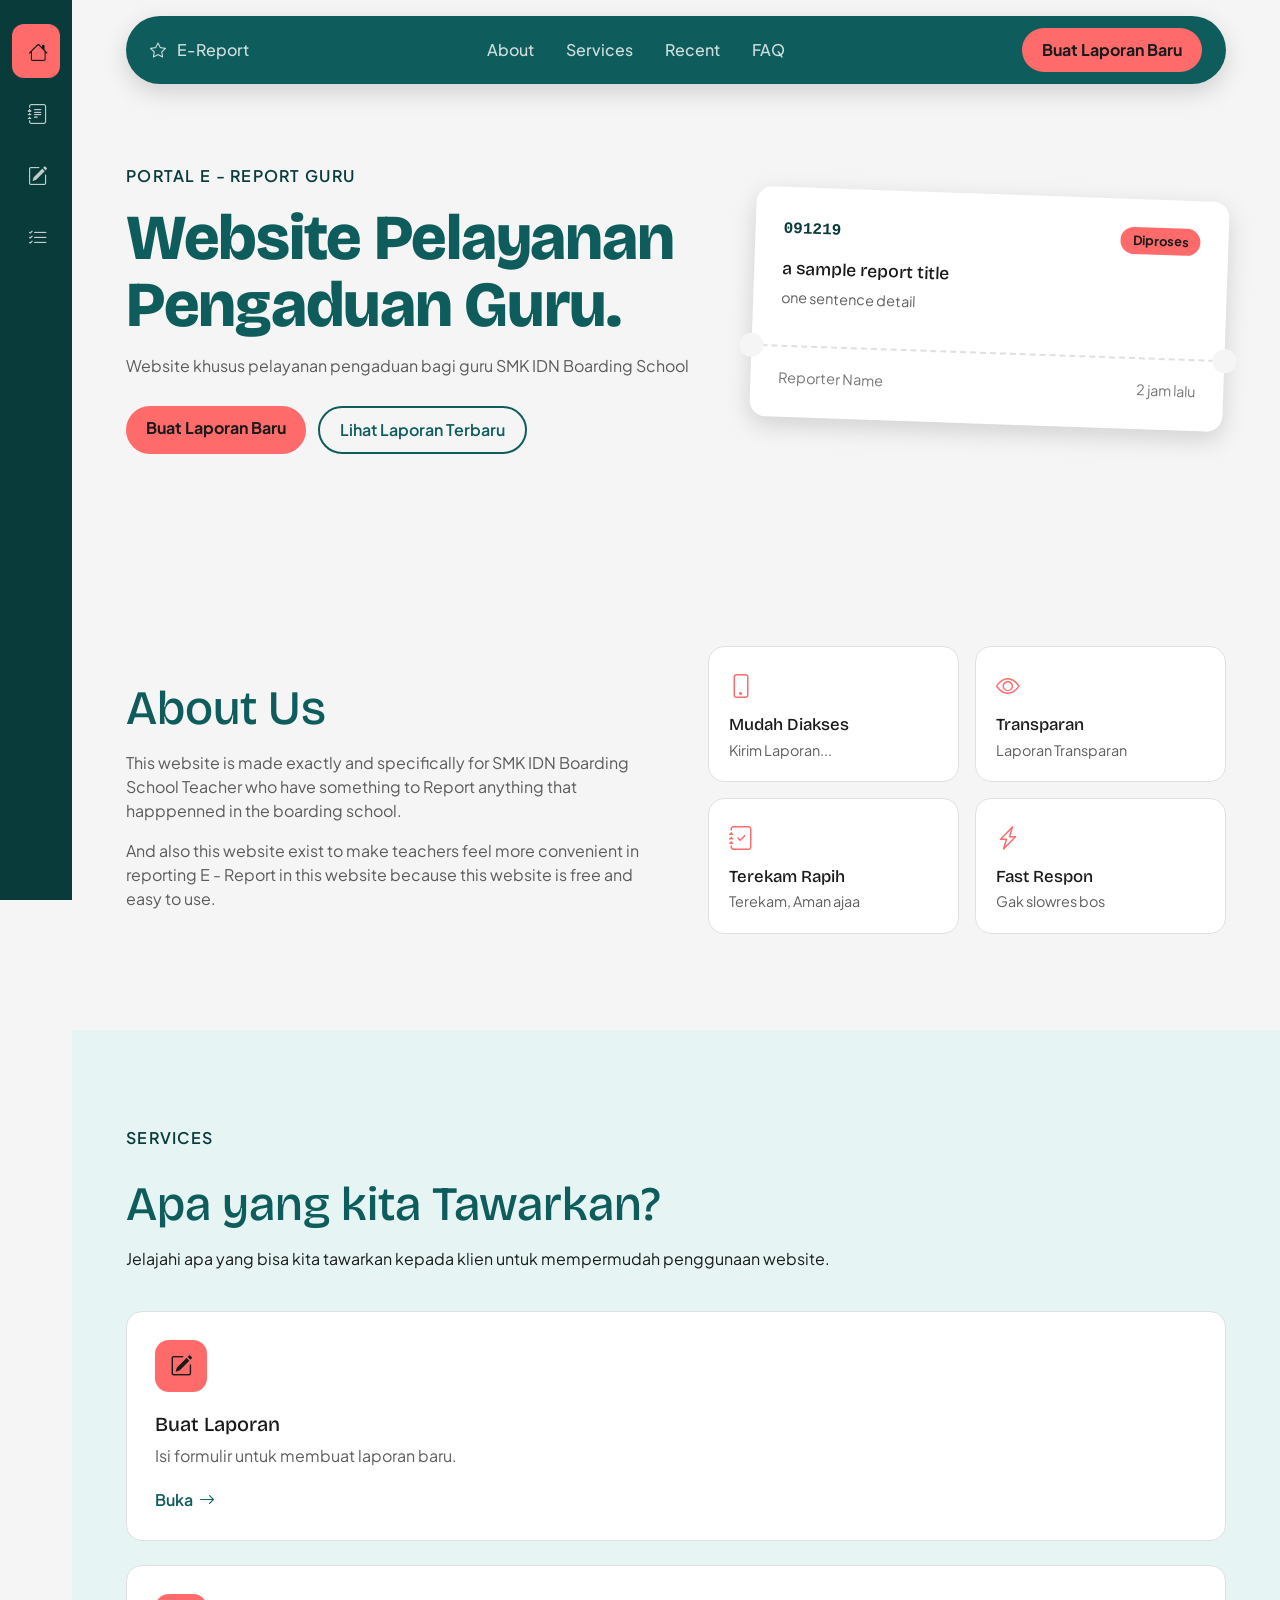
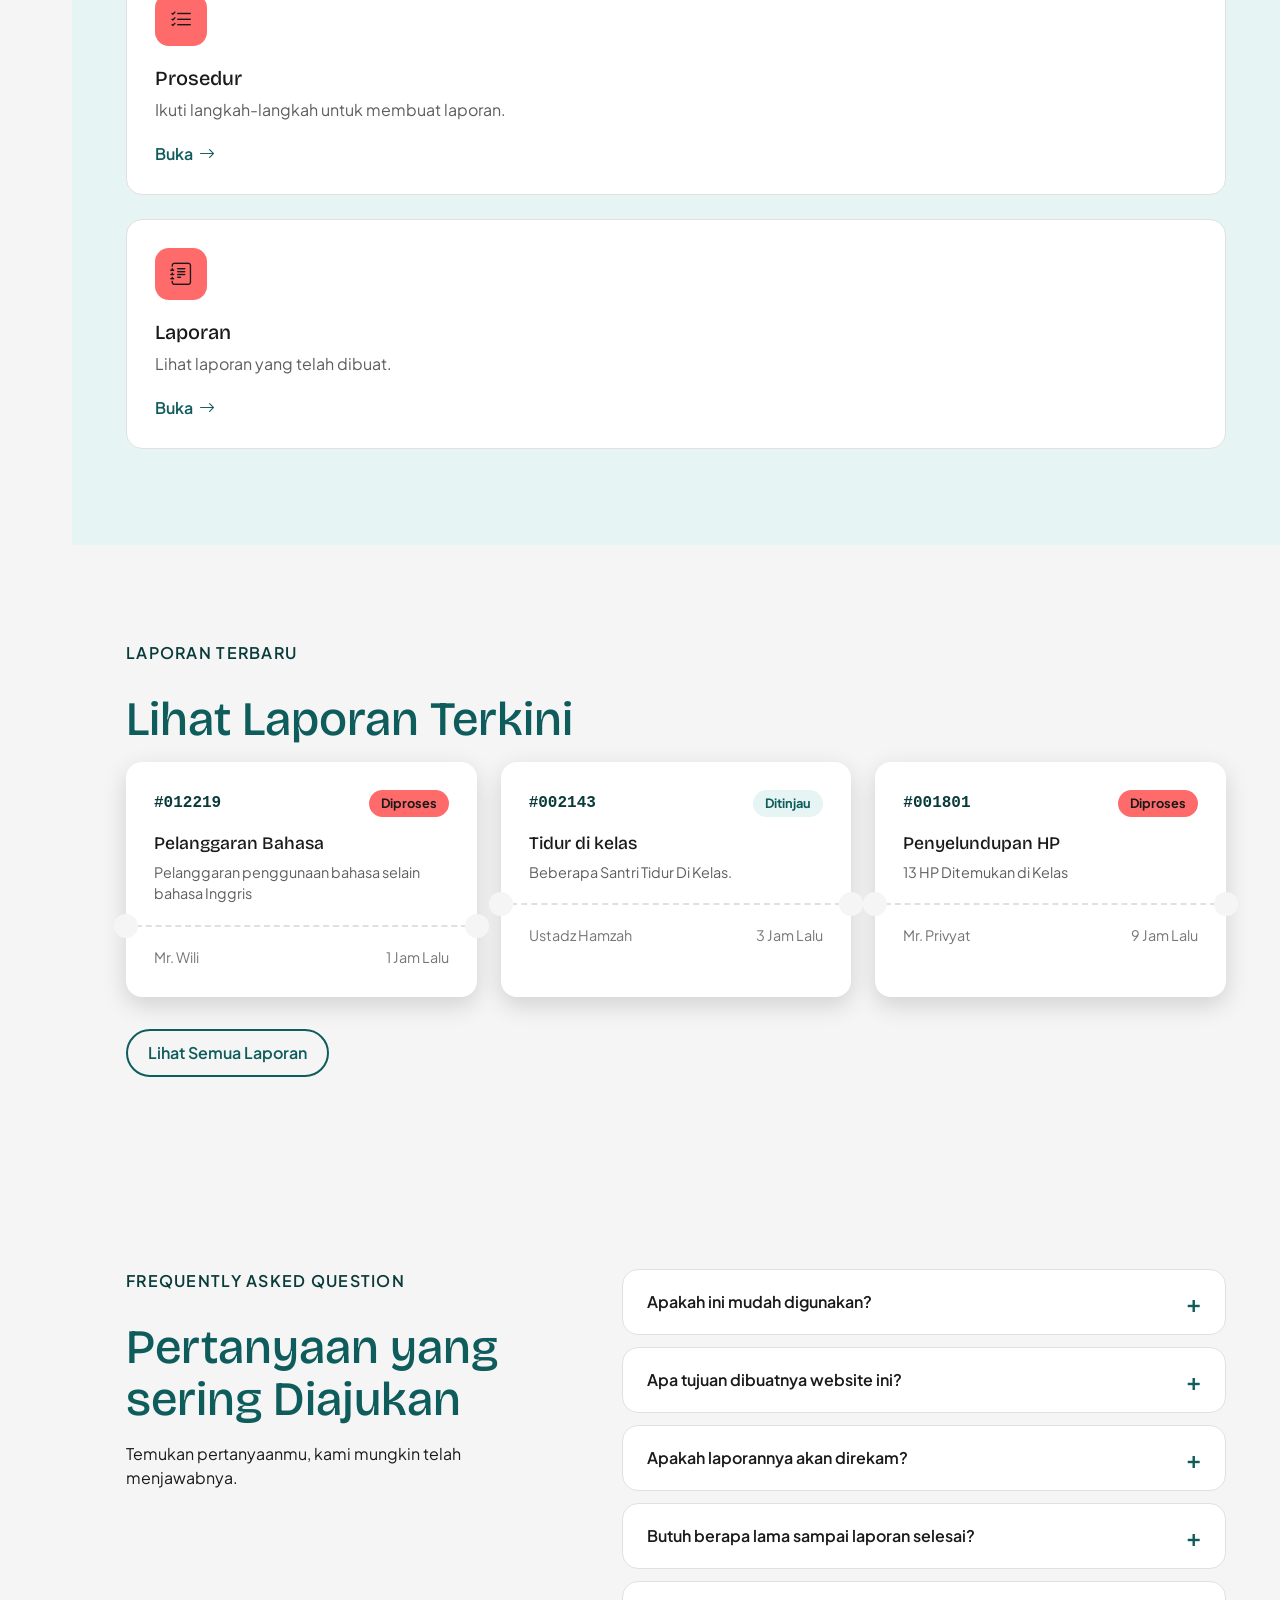
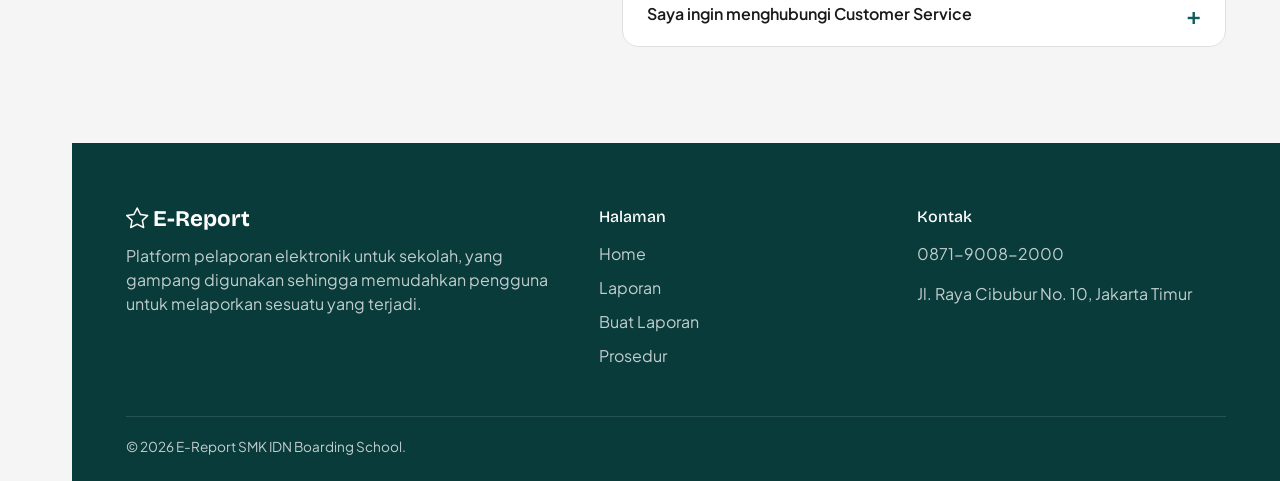
<file: index.html>
<!DOCTYPE html>
<html lang="id">
<head>
    <meta charset="UTF-8">
    <meta name="viewport" content="width=device-width, initial-scale=1.0">
    <title>E-Report</title>
    <link rel="stylesheet" href="bootstrap/css/bootstrap.min.css">
    <link rel="stylesheet" href="landing.css">
    <link rel="stylesheet" href="https://cdn.jsdelivr.net/npm/bootstrap-icons@1.13.2/font/bootstrap-icons.min.css">
    <link rel="preconnect" href="https://fonts.googleapis.com">
    <link rel="preconnect" href="https://fonts.gstatic.com" crossorigin>
    <link href="https://fonts.googleapis.com/css2?family=Bricolage+Grotesque:opsz,wght@12..96,500..800&family=Plus+Jakarta+Sans:wght@400;500;600&display=swap" rel="stylesheet">
    <link href="https://unpkg.com/aos@2.3.1/dist/aos.css" rel="stylesheet">
</head>
</script>
<body>
  <aside class="sidebar">
  <a href="index.html" class="side-link active"><i class="bi bi-house"></i><span>Home</span></a>
  <a href="laporan.html" class="side-link"><i class="bi bi-journal-text"></i><span>Laporan</span></a>
  <a href="buat-laporan.html" class="side-link"><i class="bi bi-pencil-square"></i><span>Buat Laporan</span></a>
  <a href="prosedur.html" class="side-link"><i class="bi bi-list-check"></i><span>Prosedur</span></a>
</aside>
  <header>
    <nav> 
      <a href="index.html"><i class="bi bi-star"></i> E-Report</a>
      <ul class="nav-links">
      <li><a href="index.html#about">About</a></li>
      <li><a href="index.html#services">Services</a></li>
      <li><a href="index.html#recent">Recent</a></li>
      <li><a href="index.html#faq">FAQ</a></li>
      </ul>
       <a href="buat-laporan.html" class="btn-report">Buat Laporan Baru</a>
      </nav>
  </header>
  <main>
    <section id="hero">
      <div class="hero-inner">
        <div class="hero-text" data-aos="fade-right">
          <span class="eyebrow">Portal E - Report Guru</span>
          <h1>Website Pelayanan Pengaduan Guru.</h1>
          <p>Website khusus pelayanan pengaduan bagi guru SMK IDN Boarding School</p>
            <div class="hero-actions">
            <a href="buat-laporan.html" class="btn-report">Buat Laporan Baru</a>
            <a href="#recent" class="btn-ghost">Lihat Laporan Terbaru</a> 
            </div>
      </div>
      <div class="hero-visual"data-aos="fade-left" data-aos-delay="150">
        <div class="ticket">
          <div class="ticket-top">
            <span class="ticket-id">091219</span>
            <span class="ticket-status">Diproses</span>
          </div>
          <h3>a sample report title</h3>
          <p>one sentence detail</p>
          <div class="ticket-tear"></div>
          <div class="ticket-bottom">
            <span>Reporter Name</span>
            <span>2 jam lalu</span>
          </div>
        </div>
      </div>
  </div>
  </section>
    <section id="about">
      <div class="wrap about-grid">
        <div class="about-text" data-aos="fade-right">
          <span class="eyebrow"></span>
          <h2>About Us</h2>
          <p>This website is made exactly and specifically for SMK IDN Boarding School Teacher who have something to Report anything that happpenned in the boarding school.</p>
          <p>And also this website exist to make teachers feel more convenient in reporting E - Report in this website because this website is free and easy to use.</p>
        </div>
        <ul class="about-points" data-aos="fade-left">
          <li>
            <i class="bi bi-phone"></i>
            <h3>Mudah Diakses</h3>
            <p>Kirim Laporan...</p>
          </li>
          <li>
            <i class="bi bi-eye"></i>
            <h3>Transparan</h3>
            <p>Laporan Transparan</p>
          </li>
          <li>
            <i class="bi bi-journal-check"></i>
            <h3>Terekam Rapih</h3>
            <p>Terekam, Aman ajaa</p>
          </li>
          <li>
            <i class="bi bi-lightning-charge"></i>
            <h3>Fast Respon</h3>
            <p>Gak slowres bos</p>
          </li>
          <!-- 4 items total -->
        </ul>
      </div>
    </section>
   <section id="services">
  <div class="wrap">
    <div class="section" data-aos="fade-up">
      <span class="eyebrow">Services</span>
      <h2>Apa yang kita Tawarkan?</h2>
      <p>Jelajahi apa yang bisa kita tawarkan kepada klien untuk mempermudah penggunaan website.</p>
    </div>
    <div class="service-grid"data-aos="fade-up">
      <a href="buat-laporan.html" class="surface service">
        <span class="service-icon"><i class="bi bi-pencil-square"></i></span>
        <h3>Buat Laporan</h3>
        <p>Isi formulir untuk membuat laporan baru.</p>
        <span class="service-link">Buka <i class="bi bi-arrow-right"></i></span>
      </a>
    
      <a href="buat-laporan.html" class="surface service">
        <span class="service-icon"><i class="bi-list-check"></i></span>
        <h3>Prosedur</h3>
        <p>Ikuti langkah-langkah untuk membuat laporan.</p>
        <span class="service-link">Buka <i class="bi bi-arrow-right"></i></span>
      </a>
    
    
      <a href="buat-laporan.html" class="surface service">
        <span class="service-icon"><i class="bi-journal-text"></i></span>
        <h3>Laporan</h3>
        <p>Lihat laporan yang telah dibuat.</p>
        <span class="service-link">Buka <i class="bi bi-arrow-right"></i></span>
      </a>
    </div>
  </div>
</section>
   <section id="recent">
  <div class="wrap">
    <div class="section" data-aos="fade-up">
      <span class="eyebrow">Laporan Terbaru</span>
      <h2>Lihat Laporan Terkini</h2>
    </div>
    <div class="report-grid" data-aos="fade-up">
      <article class="ticket">
                <div>
                <div class="ticket-top">
                <span class="ticket-id">#012219</span>
                <span class="ticket-status">Diproses</span>
                </div>
                    <h3>Pelanggaran Bahasa</h3>
                    <p>Pelanggaran penggunaan bahasa selain bahasa Inggris</p>
                <div class="ticket-tear"></div>
                <div class="ticket-bottom">
                    <span>Mr. Wili</span>
                    <span>1 Jam Lalu</span>
                </div>
                </div>
                </article>
                <article class="ticket">
                     <div>
                <div class="ticket-top">
                <span class="ticket-id">#002143</span>
                <span class="ticket-status status-ditinjau">Ditinjau</span>
                </div>
                    <h3>Tidur di kelas</h3>
                    <p>Beberapa Santri Tidur Di Kelas.</p>
                <div class="ticket-tear"></div>
                <div class="ticket-bottom">
                    <span>Ustadz Hamzah</span>
                    <span>3 Jam Lalu</span>
                </div>
                </div>
                </article>
                <article class="ticket">
                     <div>
                <div class="ticket-top">
                <span class="ticket-id">#001801</span>
                <span class="ticket-status">Diproses</span>
                </div>
                    <h3>Penyelundupan HP</h3>
                    <p>13 HP Ditemukan di Kelas</p>
                <div class="ticket-tear"></div>
                <div class="ticket-bottom">
                    <span>Mr. Privyat</span>
                    <span>9 Jam Lalu</span>
                </div>
                </div>
                </article>
    </div>
    <a href="laporan.html" class="btn-ghost">Lihat Semua Laporan</a>
  </div>
</section>
   <section id="faq">
  <div class="wrap faq-layout">
    <div class="section" data-aos="fade-right">
      <span class="eyebrow">Frequently Asked Question</span>
      <h2>Pertanyaan yang sering Diajukan</h2>
      <p>Temukan pertanyaanmu, kami mungkin telah menjawabnya.</p>
    </div>
    <div class="faq-list" data-aos="fade-left">
      <details class="surface">
        <summary>Apakah ini mudah digunakan?</summary>
        <p>Ya, kami membuat website ini dengan penuh kemudahan agar pengguna bisa menikmatinya</p>
      </details>
    
      <details class="surface">
        <summary>Apa tujuan dibuatnya website ini?</summary>
        <p>Supaya para guru dapat dengan mudah melaporkan sesuatu yang terjadi</p>
      </details>
      <details class="surface">
        <summary>Apakah laporannya akan direkam?</summary>
        <p>Ya, semua laporan yang telah diberikan akan langsung direkam dan disimpan</p>
      </details>
      <details class="surface">
        <summary>Butuh berapa lama sampai laporan selesai?</summary>
        <p>Perkiraan per laporan memakan waktu sekitar 1 - 3 Hari</p>
      </details>
      <details class="surface">
        <summary>Saya ingin menghubungi Customer Service</summary>
        <p>Bisa menghubungi nomor 0871-9008-2000 di Whatsapp/Telepon.</p>
      </details>
    </div>
    </div>
  </div>
</section>
  </main>
  <footer class="site-footer">
  <div class="wrap footer-grid">
    <div class="footer-brand">
      <a href="index.html"><i class="bi bi-star"></i> E-Report</a>
      <p>Platform pelaporan elektronik untuk sekolah, yang gampang digunakan sehingga memudahkan pengguna untuk melaporkan sesuatu yang terjadi.</p>
    </div>
    <div>
      <h3>Halaman</h3>
      <ul>
        <li><a href="index.html">Home</a></li>
        <li><a href="laporan.html">Laporan</a></li>
        <li><a href="buat-laporan.html">Buat Laporan</a></li>
        <li><a href="prosedur.html">Prosedur</a></li>
      </ul>
    </div>
    <div>
      <h3>Kontak</h3>
      <p>0871-9008-2000</p>
      <p>Jl. Raya Cibubur No. 10, Jakarta Timur</p>
    </div>
  </div>
  <div class="wrap footer-bottom">
    <span>&copy; 2026 E-Report SMK IDN Boarding School.</span>
  </div>
</footer>
  <script src="https://unpkg.com/aos@2.3.1/dist/aos.js"></script>
  <script>
    AOS.init({ duration: 700, once: true });
  </script>
</body>

</html>
</file>
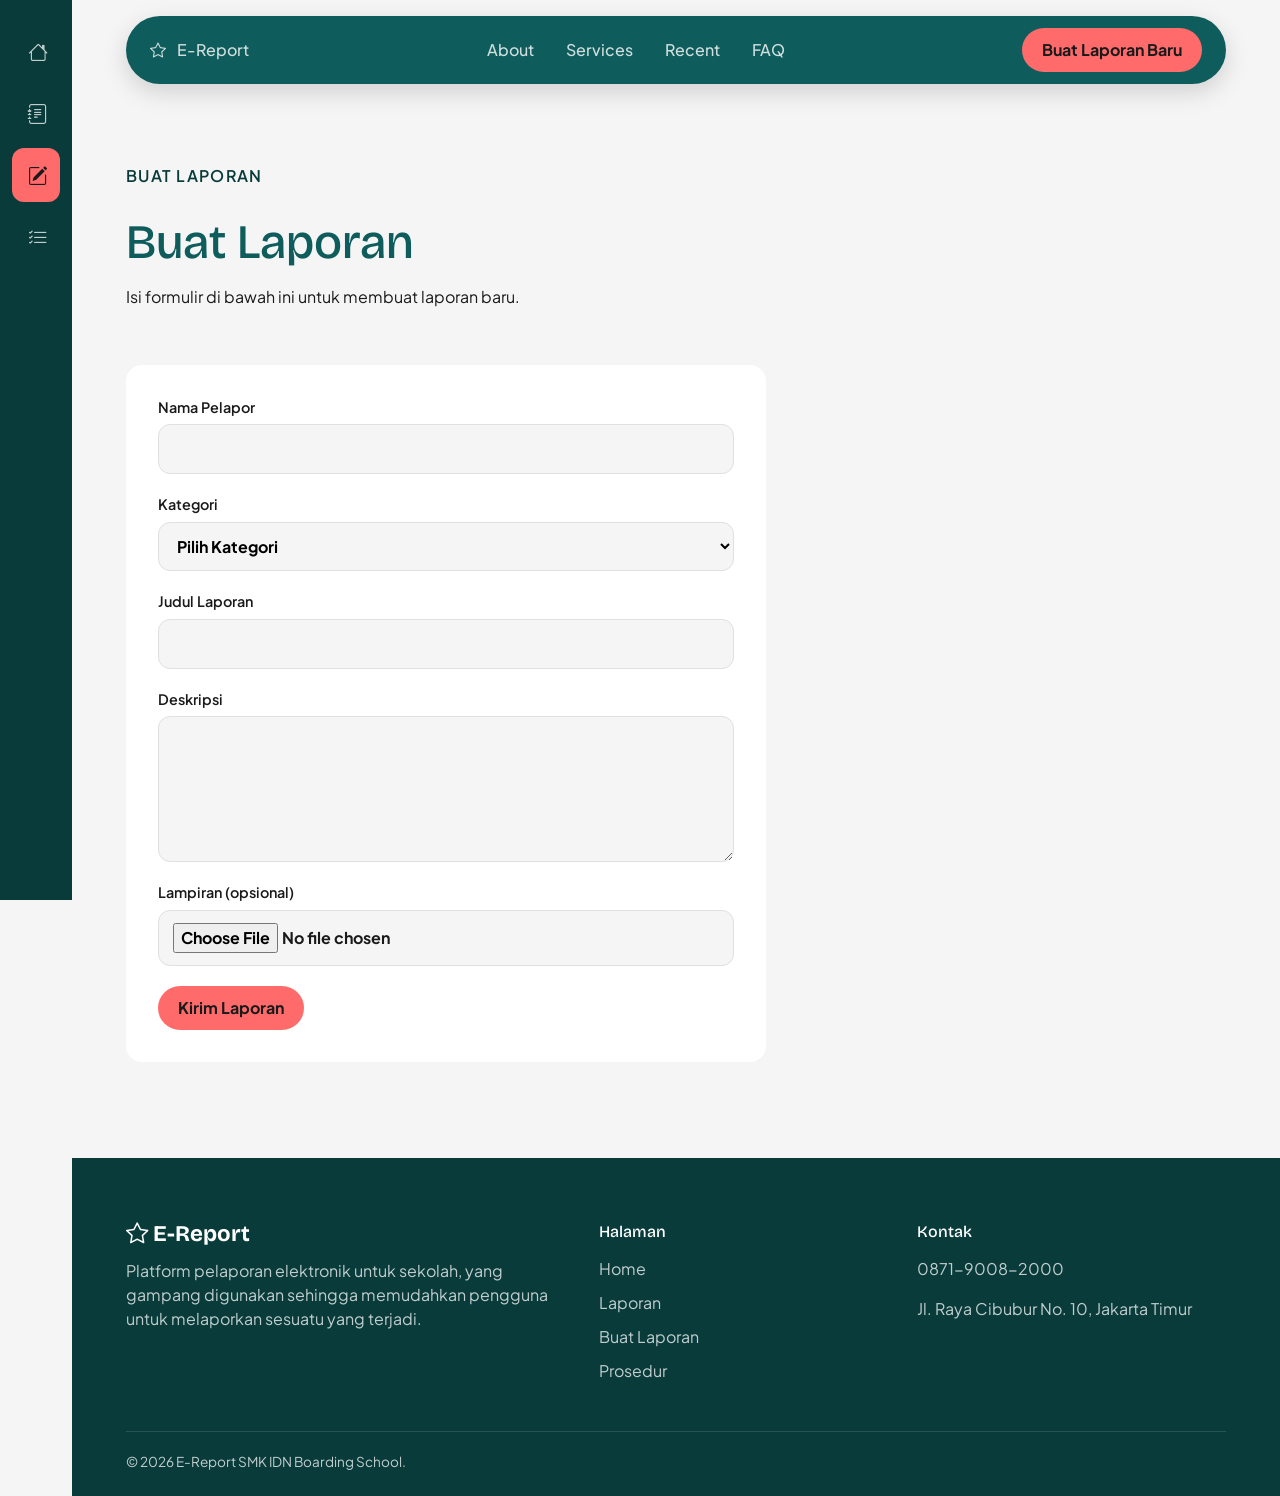
<file: buat-laporan.html>
<!DOCTYPE html>
<html lang="id">
<head>
    <meta charset="UTF-8">
    <meta name="viewport" content="width=device-width, initial-scale=1.0">
    <title>E-Report</title>
    <link rel="stylesheet" href="bootstrap/css/bootstrap.min.css">
    <link rel="stylesheet" href="landing.css">
    <link rel="stylesheet" href="https://cdn.jsdelivr.net/npm/bootstrap-icons@1.13.2/font/bootstrap-icons.min.css">
    <link rel="preconnect" href="https://fonts.googleapis.com">
    <link rel="preconnect" href="https://fonts.gstatic.com" crossorigin>
    <link href="https://fonts.googleapis.com/css2?family=Bricolage+Grotesque:opsz,wght@12..96,500..800&family=Plus+Jakarta+Sans:wght@400;500;600&display=swap" rel="stylesheet">
    <link href="https://unpkg.com/aos@2.3.1/dist/aos.css" rel="stylesheet">
</head>
<script src="https://unpkg.com/aos@2.3.1/dist/aos.js"></script>
<script>
  AOS.init({ duration: 700, once: true });
</script>
<body>
    <aside class="sidebar">
  <a href="index.html" class="side-link"><i class="bi bi-house"></i><span>Home</span></a>
  <a href="laporan.html" class="side-link"><i class="bi bi-journal-text"></i><span>Laporan</span></a>
  <a href="buat-laporan.html" class="side-link active"><i class="bi bi-pencil-square"></i><span>Buat Laporan</span></a>
  <a href="prosedur.html" class="side-link"><i class="bi bi-list-check"></i><span>Prosedur</span></a>
</aside>
  <header>
    <nav>
  <a href="index.html"><i class="bi bi-star"></i> E-Report</a>
  <ul class="nav-links">
    <li><a href="index.html#about">About</a></li>
    <li><a href="index.html#services">Services</a></li>
    <li><a href="index.html#recent">Recent</a></li>
    <li><a href="index.html#faq">FAQ</a></li>
  </ul>
  <a href="buat-laporan.html" class="btn-report">Buat Laporan Baru</a>
</nav>
  </header>
  <main>
    <section class="page-head">
        <div class="wrap">
            <span class="eyebrow">Buat Laporan</span>
            <h1>Buat Laporan</h1>
            <p>Isi formulir di bawah ini untuk membuat laporan baru.</p>
        </div>
    </section>

    <section>
    <div class="wrap">
    <form class="report-form" data-aos="fade-up">
      <div class="field">
        <label for="nama">Nama Pelapor</label>
        <input type="text" id="nama" name="nama" required>
      </div>
      <div class="field">
        <label for="kategori">Kategori</label>
        <select name="kategori" id="kategori" required>
        <option value="">Pilih Kategori</option>
        <option value="kedisiplinan">Kedisiplinan</option>
        <option value="keamanan">Keamanan</option>
        <option value="fasilitas">Fasilitas</option>
        <option value="lainnya">Lainnya</option>
        </select>
      </div>
      <div class="field">
          <label for="judul">Judul Laporan</label>
          <input type="text" id="judul" name="judul" required>
      </div>
      <div class="field">
        <label for="deskripsi">Deskripsi</label>
        <textarea id="deskripsi" name="deskripsi" rows="5" required></textarea>
      </div>
      <div class="field">
        <label for="lampiran">Lampiran (opsional)</label>
          <input type="file" id="lampiran" name="lampiran">
      </div>
      <button type="submit" class="btn-report">Kirim Laporan</button>
    </form>
  </div>
    </section>
  </main>
    <footer class="site-footer">
  <div class="wrap footer-grid">
    <div class="footer-brand">
      <a href="index.html"><i class="bi bi-star"></i> E-Report</a>
      <p>Platform pelaporan elektronik untuk sekolah, yang gampang digunakan sehingga memudahkan pengguna untuk melaporkan sesuatu yang terjadi.</p>
    </div>
    <div>
      <h3>Halaman</h3>
      <ul>
        <li><a href="index.html">Home</a></li>
        <li><a href="laporan.html">Laporan</a></li>
        <li><a href="buat-laporan.html">Buat Laporan</a></li>
        <li><a href="prosedur.html">Prosedur</a></li>
      </ul>
    </div>
    <div>
      <h3>Kontak</h3>
      <p>0871-9008-2000</p>
      <p>Jl. Raya Cibubur No. 10, Jakarta Timur</p>
    </div>
  </div>
  <div class="wrap footer-bottom">
    <span>&copy; 2026 E-Report SMK IDN Boarding School.</span>
  </div>
</footer>
    <script src="https://unpkg.com/aos@2.3.1/dist/aos.js"></script>
  <script>
    AOS.init({ duration: 700, once: true });
  </script>
</body>
</body>
</html>
</file>
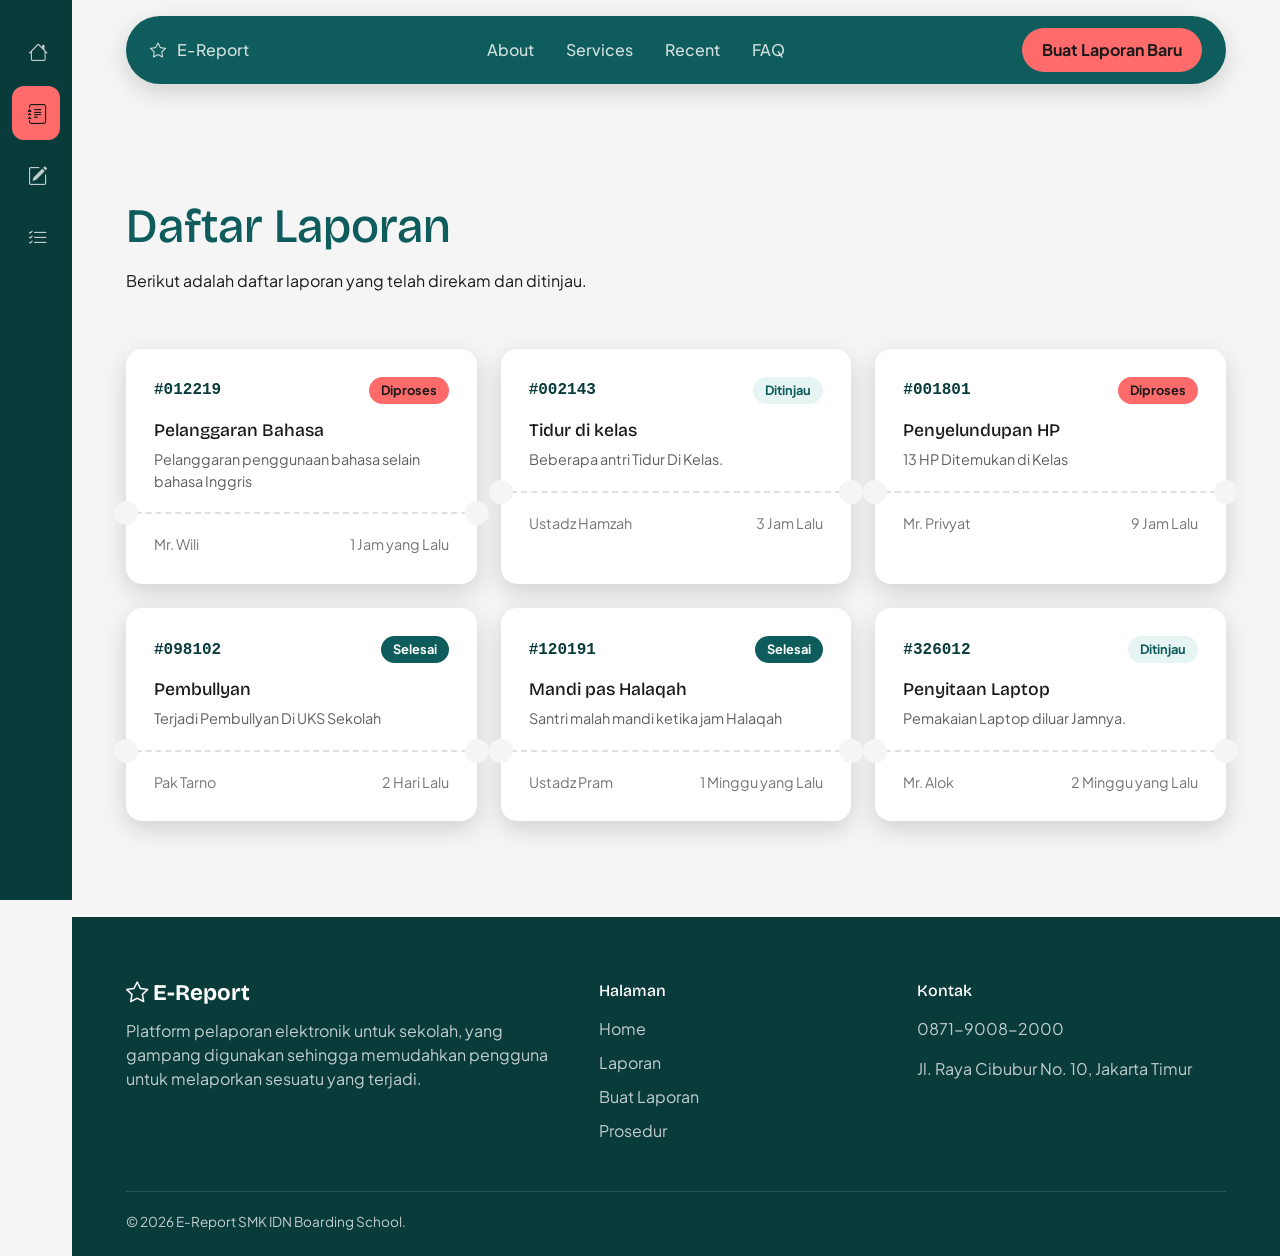
<file: laporan.html>
<!DOCTYPE html>
<html lang="id">
<head>
    <meta charset="UTF-8">
    <meta name="viewport" content="width=device-width, initial-scale=1.0">
    <title>E-Report</title>
    <link rel="stylesheet" href="bootstrap/css/bootstrap.min.css">
    <link rel="stylesheet" href="landing.css">
    <link rel="stylesheet" href="https://cdn.jsdelivr.net/npm/bootstrap-icons@1.13.2/font/bootstrap-icons.min.css">
    <link rel="preconnect" href="https://fonts.googleapis.com">
    <link rel="preconnect" href="https://fonts.gstatic.com" crossorigin>
    <link href="https://fonts.googleapis.com/css2?family=Bricolage+Grotesque:opsz,wght@12..96,500..800&family=Plus+Jakarta+Sans:wght@400;500;600&display=swap" rel="stylesheet">
    <link href="https://unpkg.com/aos@2.3.1/dist/aos.css" rel="stylesheet">
<script src="https://unpkg.com/aos@2.3.1/dist/aos.js"></script>
<script>
  AOS.init({ duration: 700, once: true });
</script>
</head>
<body>
    <aside class="sidebar">
  <a href="index.html" class="side-link"><i class="bi bi-house"></i><span>Home</span></a>
  <a href="laporan.html" class="side-link active"><i class="bi bi-journal-text"></i><span>Laporan</span></a>
  <a href="buat-laporan.html" class="side-link"><i class="bi bi-pencil-square"></i><span>Buat Laporan</span></a>
  <a href="prosedur.html" class="side-link"><i class="bi bi-list-check"></i><span>Prosedur</span></a>
</aside>
  <header>
    <nav>
  <a href="index.html"><i class="bi bi-star"></i> E-Report</a>
  <ul class="nav-links">
    <li><a href="index.html#about">About</a></li>
    <li><a href="index.html#services">Services</a></li>
    <li><a href="index.html#recent">Recent</a></li>
    <li><a href="index.html#faq">FAQ</a></li>
  </ul>
  <a href="buat-laporan.html" class="btn-report">Buat Laporan Baru</a>
</nav>
  </header>
  <main>
    <section class="page-head" >
        <div class="wrap" data-aos="fade-up">
            <span class="eyebrow"></span>
            <h1>Daftar Laporan</h1>
            <p>Berikut adalah daftar laporan yang telah direkam dan ditinjau.</p>
        </div>
    </section>

    <section>
        <div class="wrap">
            <div class="report-grid">
                <article class="ticket">
                <div>
                <div class="ticket-top">
                <span class="ticket-id">#012219</span>
                <span class="ticket-status">Diproses</span>
                </div>
                    <h3>Pelanggaran Bahasa</h3>
                    <p>Pelanggaran penggunaan bahasa selain bahasa Inggris</p>
                <div class="ticket-tear"></div>
                <div class="ticket-bottom">
                    <span>Mr. Wili</span>
                    <span>1 Jam yang Lalu</span>
                </div>
                </div>
                </article>
                <article class="ticket">
                     <div>
                <div class="ticket-top">
                <span class="ticket-id">#002143</span>
                <span class="ticket-status status-ditinjau">Ditinjau</span>
                </div>
                    <h3>Tidur di kelas</h3>
                    <p>Beberapa antri Tidur Di Kelas.</p>
                <div class="ticket-tear"></div>
                <div class="ticket-bottom">
                    <span>Ustadz Hamzah</span>
                    <span>3 Jam Lalu</span>
                </div>
                </div>
                </article>
                <article class="ticket">
                     <div>
                <div class="ticket-top">
                <span class="ticket-id">#001801</span>
                <span class="ticket-status">Diproses</span>
                </div>
                    <h3>Penyelundupan HP</h3>
                    <p>13 HP Ditemukan di Kelas</p>
                <div class="ticket-tear"></div>
                <div class="ticket-bottom">
                    <span>Mr. Privyat</span>
                    <span>9 Jam Lalu</span>
                </div>
                </div>
                </article>
                <article class="ticket">
                     <div>
                <div class="ticket-top">
                <span class="ticket-id">#098102</span>
                <span class="ticket-status status-selesai">Selesai</span>
                </div>
                    <h3>Pembullyan</h3>
                    <p>Terjadi Pembullyan Di UKS Sekolah</p>
                <div class="ticket-tear"></div>
                <div class="ticket-bottom">
                    <span>Pak Tarno</span>
                    <span>2 Hari Lalu</span>
                </div>
                </div>
                </article>
                <article class="ticket">
                     <div>
                <div class="ticket-top">
                <span class="ticket-id">#120191</span>
                <span class="ticket-status status-selesai">Selesai</span>
                </div>
                    <h3>Mandi pas Halaqah</h3>
                    <p>Santri malah mandi ketika jam Halaqah</p>
                <div class="ticket-tear"></div>
                <div class="ticket-bottom">
                    <span>Ustadz Pram</span>
                    <span>1 Minggu yang Lalu</span>
                </div>
                </div>
                </article>
                <article class="ticket">
                     <div>
                <div class="ticket-top">
                <span class="ticket-id">#326012</span>
                <span class="ticket-status status-ditinjau">Ditinjau</span>
                </div>
                    <h3>Penyitaan Laptop</h3>
                    <p>Pemakaian Laptop diluar Jamnya.</p>
                <div class="ticket-tear"></div>
                <div class="ticket-bottom">
                    <span>Mr. Alok</span>
                    <span>2 Minggu yang Lalu</span>
                </div>
                </div>
                </article>
            </div>
        </div>
    </section>
  </main>
    <footer class="site-footer">
  <div class="wrap footer-grid">
    <div class="footer-brand">
      <a href="index.html"><i class="bi bi-star"></i> E-Report</a>
      <p>Platform pelaporan elektronik untuk sekolah, yang gampang digunakan sehingga memudahkan pengguna untuk melaporkan sesuatu yang terjadi.</p>
    </div>
    <div>
      <h3>Halaman</h3>
      <ul>
        <li><a href="index.html">Home</a></li>
        <li><a href="laporan.html">Laporan</a></li>
        <li><a href="buat-laporan.html">Buat Laporan</a></li>
        <li><a href="prosedur.html">Prosedur</a></li>
      </ul>
    </div>
    <div>
      <h3>Kontak</h3>
      <p>0871-9008-2000</p>
      <p>Jl. Raya Cibubur No. 10, Jakarta Timur</p>
    </div>
  </div>
  <div class="wrap footer-bottom">
    <span>&copy; 2026 E-Report SMK IDN Boarding School.</span>
  </div>
</footer>
    <script src="https://unpkg.com/aos@2.3.1/dist/aos.js"></script>
  <script>
    AOS.init({ duration: 700, once: true });
  </script>
</body>
</body>
</html>
</file>
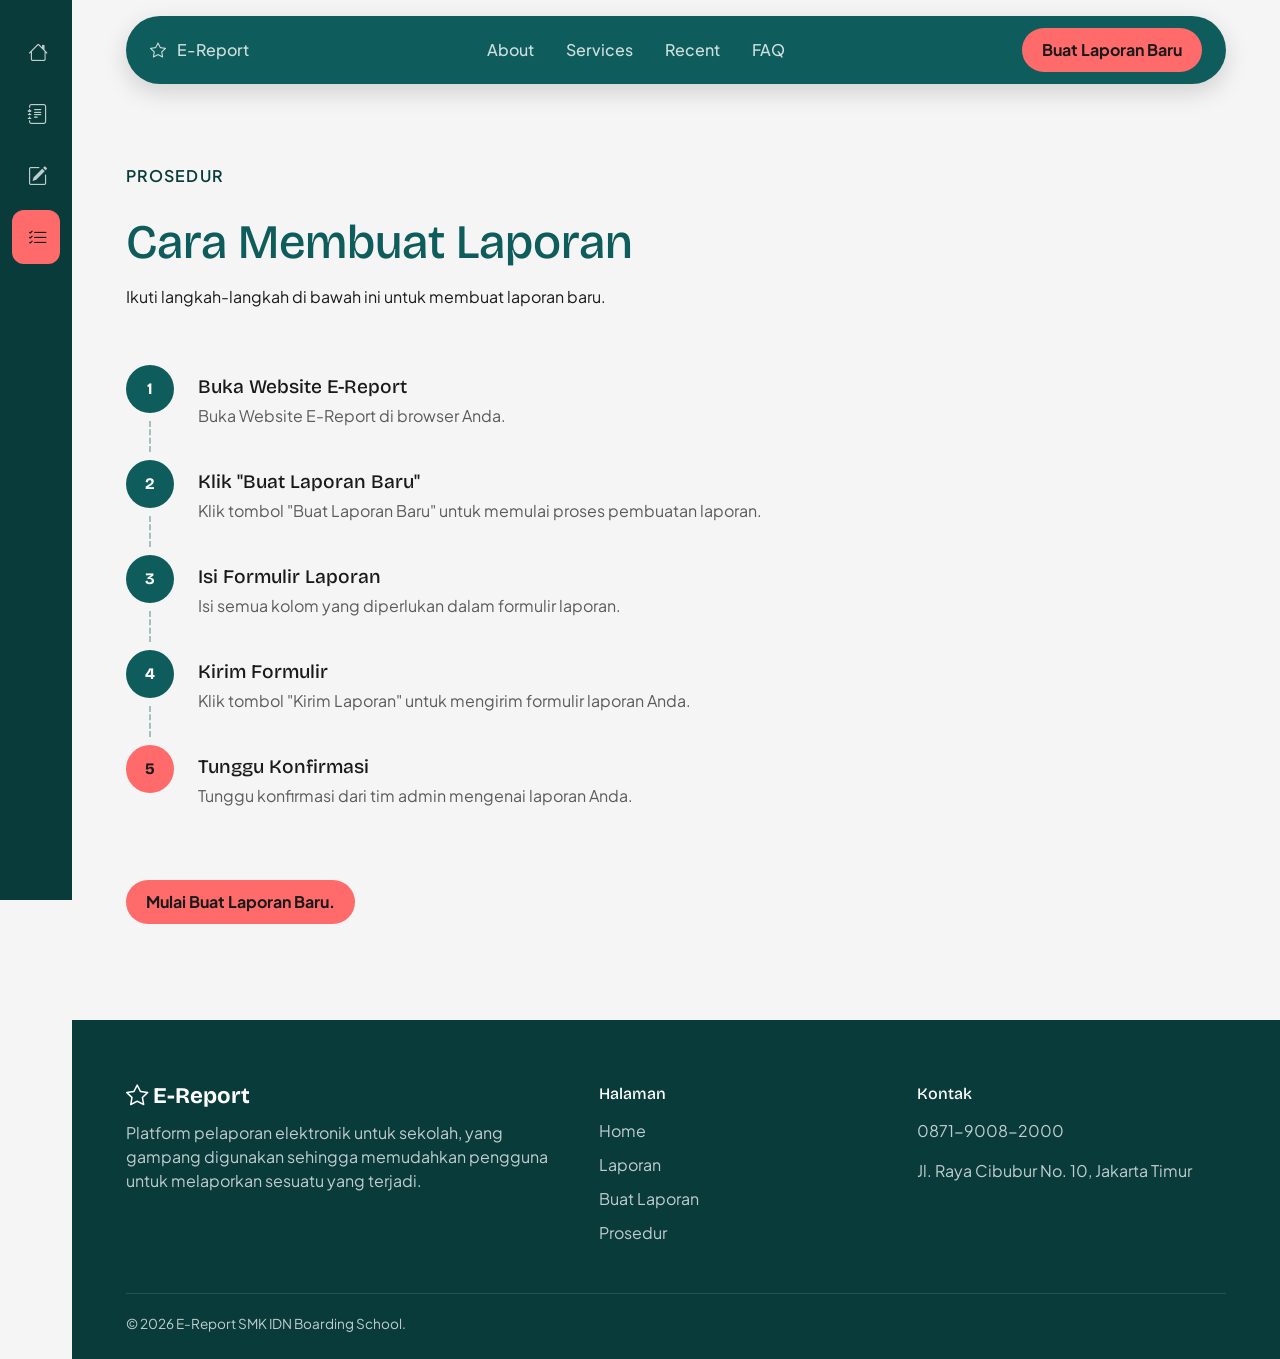
<file: prosedur.html>
<!DOCTYPE html>
<html lang="id">
<head>
    <meta charset="UTF-8">
    <meta name="viewport" content="width=device-width, initial-scale=1.0">
    <title>Prosedur</title>
    <link rel="stylesheet" href="bootstrap/css/bootstrap.min.css">
    <link rel="stylesheet" href="landing.css">
    <link rel="stylesheet" href="https://cdn.jsdelivr.net/npm/bootstrap-icons@1.13.2/font/bootstrap-icons.min.css">
    <link rel="preconnect" href="https://fonts.googleapis.com">
    <link rel="preconnect" href="https://fonts.gstatic.com" crossorigin>
    <link href="https://fonts.googleapis.com/css2?family=Bricolage+Grotesque:opsz,wght@12..96,500..800&family=Plus+Jakarta+Sans:wght@400;500;600&display=swap" rel="stylesheet">
</head>
<body>
    <aside class="sidebar">
  <a href="index.html" class="side-link"><i class="bi bi-house"></i><span>Home</span></a>
  <a href="laporan.html" class="side-link"><i class="bi bi-journal-text active"></i><span>Laporan</span></a>
  <a href="buat-laporan.html" class="side-link"><i class="bi bi-pencil-square"></i><span>Buat Laporan</span></a>
  <a href="prosedur.html" class="side-link active"><i class="bi bi-list-check"></i><span>Prosedur</span></a>
</aside>
  <header>
    <nav>
  <a href="index.html"><i class="bi bi-star"></i> E-Report</a>
  <ul class="nav-links">
    <li><a href="index.html#about">About</a></li>
    <li><a href="index.html#services">Services</a></li>
    <li><a href="index.html#recent">Recent</a></li>
    <li><a href="index.html#faq">FAQ</a></li>
  </ul>
  <a href="buat-laporan.html" class="btn-report">Buat Laporan Baru</a>
</nav>
  </header>
  <main>
    <section class="page-head">
        <div class="wrap">
            <span class="eyebrow">Prosedur</span>
            <h1>Cara Membuat Laporan</h1>
            <p>Ikuti langkah-langkah di bawah ini untuk membuat laporan baru.</p>
        </div>
    </section>

    <section>
    <div class="wrap">
    <ol class="steps" data-aos="fade-up">
      <li class="step">
        <h3>Buka Website E-Report</h3>
        <p>Buka Website E-Report di browser Anda.</p>
      </li>
      <li class="step">
        <h3>Klik "Buat Laporan Baru"</h3>
        <p>Klik tombol "Buat Laporan Baru" untuk memulai proses pembuatan laporan.</p>
      </li>
      <li class="step">
        <h3>Isi Formulir Laporan</h3>
        <p>Isi semua kolom yang diperlukan dalam formulir laporan.</p>
      </li>
      <li class="step">
        <h3>Kirim Formulir</h3>
        <p>Klik tombol "Kirim Laporan" untuk mengirim formulir laporan Anda.</p>
      </li>
      <li class="step">
        <h3>Tunggu Konfirmasi</h3>
        <p>Tunggu konfirmasi dari tim admin mengenai laporan Anda.</p>
      </li>
      
    </ol>
    <a href="buat-laporan.html" class="btn-report">Mulai Buat Laporan Baru.</a>
  </div>
    </section>
  </main>
    <footer class="site-footer">
  <div class="wrap footer-grid">
    <div class="footer-brand">
      <a href="index.html"><i class="bi bi-star"></i> E-Report</a>
      <p>Platform pelaporan elektronik untuk sekolah, yang gampang digunakan sehingga memudahkan pengguna untuk melaporkan sesuatu yang terjadi.</p>
    </div>
    <div>
      <h3>Halaman</h3>
      <ul>
        <li><a href="index.html">Home</a></li>
        <li><a href="laporan.html">Laporan</a></li>
        <li><a href="buat-laporan.html">Buat Laporan</a></li>
        <li><a href="prosedur.html">Prosedur</a></li>
      </ul>
    </div>
    <div>
      <h3>Kontak</h3>
      <p>0871-9008-2000</p>
      <p>Jl. Raya Cibubur No. 10, Jakarta Timur</p>
    </div>
  </div>
  <div class="wrap footer-bottom">
    <span>&copy; 2026 E-Report SMK IDN Boarding School.</span>
  </div>
</footer>
    <script src="https://unpkg.com/aos@2.3.1/dist/aos.js"></script>
  <script>
    AOS.init({ duration: 700, once: true });
  </script>
</body>
</body>
</html>
</file>
<file: landing.css>
:root {
  --teal-900: #0a3b3b;
  --teal-700: #0f5c5c;
  --teal-100: #e6f4f4;
  --coral: #ff6b6b;
  --ink: #1a1a1a;
  --paper: #f5f5f5;
  --line: #e0e0e0;
  --ink-soft: rgba(26, 26, 26, 0.7);
  --font-heading: "Bricolage Grotesque", sans-serif;
  --font-body: "Plus Jakarta Sans", sans-serif;
  --radius: 16px;
}

body {
  background: var(--paper);
  color: var(--ink);
  font-family: var(--font-body);
  padding-left: 72px;
  overflow-x: clip;
}
h1,
h2,
h3 {
  font-family: var(--font-heading);
}
header {
  position: sticky;
  top: 16px;
  z-index: 100;
  padding: 0 16px;
}

nav {
  display: flex;
  align-items: center;
  justify-content: space-between;
  max-width: 1100px;
  margin: 0 auto;
  padding: 12px 24px;
  border-radius: 999px;
  box-shadow: 0 8px 24px rgba(0, 0, 0, 0.15);
  background: var(--teal-700);
}
.nav-links {
  display: flex;
  gap: 32px;
  list-style: none;
  margin: 0;
  padding: 0;
}

nav a {
  text-decoration: none;
  color: rgba(255, 255, 255, 0.8);
  transition: color 0.2s;
  font-weight: 500;
}

nav a:hover {
  color: white;
}
.btn-report {
  background-color: var(--coral);
  color: var(--ink);
  padding: 10px 20px;
  border-radius: 999px;
  font-weight: 700;
  transition: 0.2s;
  text-decoration: none;
  display: inline-block;
  white-space: nowrap;
}

.btn-report:hover {
  transform: translateY(-2px);
  color: var(--ink);
}

nav a i {
  margin-right: 8px;
}

.hero-inner {
  display: grid;
  grid-template-columns: 1.1fr 0.9fr;
  gap: 48px;
  align-items: center;
  max-width: 1100px;
  margin: 0 auto;
}

.hero-text h1 {
  font-size: clamp(2.5rem, 5vw, 4.25rem);
  line-height: 1.05;
  letter-spacing: -0.02em;
  font-weight: 800;
  color: var(--teal-700);
}

.hero-text p {
  max-width: 48ch;
  margin: 16px 0 28px;
  color: rgba(26, 26, 26, 0.7);
}

.hero-actions {
  display: flex;
  gap: 12px;
  flex-wrap: wrap;
}

.eyebrow {
  text-transform: uppercase;
  letter-spacing: 0.08em;
  font-weight: 600;
  color: var(--teal-900);
  display: inline-block;
  margin-bottom: 16px;
}

.btn-ghost {
  border: 2px solid var(--teal-700);
  padding: 10px 20px;
  border-radius: 999px;
  text-decoration: none;
  color: var(--teal-700);
  display: inline-block;
  font-weight: 600;
  transition: 0.2s;
}

.btn-ghost:hover {
  background: var(--teal-100);
}

.ticket {
  background: white;
  border-radius: var(--radius);
  padding: 28px;
  box-shadow: 0 8px 24px rgba(0, 0, 0, 0.15);
  display: flex;
  flex-direction: column ;
}

.hero-visual .ticket {
  transform: rotate(2deg);
}

.ticket-top {
  display: flex;
  justify-content: space-between;
  align-items: center;
  margin-bottom: 16px;
}

.ticket-id {
  font-family: monospace;
  font-weight: 600;
  color: var(--teal-900);
}
.ticket-status {
  background-color: var(--coral);
  color: var(--ink);
  padding: 4px 12px;
  border-radius: 999px;
  font-size: 0.8rem;
  font-weight: 700;
}

.ticket-bottom {
  display: flex;
  justify-content: space-between;
  font-size: 0.9rem;
  color: rgba(26, 26, 26, 0.6);
}

.ticket-tear {
  position: relative;
  border-top: 2px dashed var(--line);
  margin: 20px -28px;
}

.ticket-tear::before {
  content: "";
  width: 24px;
  height: 24px;
  border-radius: 50%;
  position: absolute;
  left: -12px;
  top: -13px;
  background: var(--paper);
}
.ticket-tear::after {
  content: "";
  width: 24px;
  height: 24px;
  border-radius: 50%;
  position: absolute;
  right: -12px;
  top: -13px;
  background: var(--paper);
}

.wrap {
  max-width: 1100px;
  margin: 0 auto;
}

section {
  padding: 96px 16px;
  scroll-margin-top: 100px;
}

.about-grid {
  display: grid;
  grid-template-columns: 1fr 1fr;
  gap: 64px;
  align-items: start;
}

section h2,
.page-head h1 {
  font-size: clamp(2rem, 4vw, 3rem);
  line-height: 1.1;
  color: var(--teal-700);
  margin: 12px 0 16px;
}

.about-text p {
  max-width: 52ch;
  color: var(--ink-soft);
}

.about-points {
  list-style: none;
  margin: 0;
  padding: 0;
  display: grid;
  grid-template-columns: 1fr 1fr;
  gap: 16px;
}

.about-points li {
  background-color: white;
  border: 1px solid var(--line);
  border-radius: var(--radius);
  padding: 20px;
  transition: transform 0.2s, border-color 0.2s;
}

.about-points li:hover {
  transform: translateY(-4px);
  border-color: var(--teal-700);
}

.about-points i {
  display: block;
  font-size: 1.5rem;
  color: var(--coral);
  margin-bottom: 12px;
}

.about-points h3 {
  font-size: 1.05rem;
  margin: 0 0 4px;
}

.about-points p {
  font-size: 0.9rem;
  color: var(--ink-soft);
  margin: 0;
}

.report-grid {
  display: grid;
  grid-template-columns: repeat(auto-fill, minmax(280px, 1fr));
  gap: 24px;
}

.ticket h3 {
  font-size: 1.1rem;
  margin: 0 0 8px;
}

.ticket p {
  font-size: 0.9rem;
  color: var(--ink-soft);
  flex-grow: 1;
}

.status-selesai {
  background: var(--teal-700);
  color: white;
}

.status-ditinjau {
  background: var(--teal-100);
  color: var(--teal-700);
}

.report-form {
  max-width: 640px;
  margin: 0;
  background-color: white;
  border: 1px solid var(--line);
  border-radius: var(--radius);
  padding: 32px;
  display: grid;
  gap: 20px;
}

.field {
  display: flex;
  flex-direction: column;
  gap: 6px;
}

.field label {
  font-weight: 600;
  font-size: 0.9rem;
}

.field input,
.field select,
.field textarea {
  font: inherit;
  padding: 12px 14px;
  border: 1px solid var(--line);
  border-radius: 12px;
  background: var(--paper);
}

.field input:focus,
.field select:focus,
.field textarea:focus {
  outline: 2px solid var(--teal-700);
  outline-offset: 1px;
  border-color: var(--teal-700);
}

.field textarea {
  resize: vertical;
  min-height: 140px;
}

.report-form{
  border: none;
  cursor: pointer;
  font: inherit;
  font-weight: 700;
  justify-self: start;
}
.btn-report{
  border: none;
  cursor: pointer;
  font: inherit;
  font-weight: 700;
  justify-self: start;
}

.sidebar {
  position: fixed;
  top: 0;
  left: 0;
  height: 100vh;
  width: 72px;
  background: var(--teal-900);
  padding: 24px 12px;
  overflow: hidden;
  z-index: 200;
  transition: width 0.25s;
  display: flex;
  flex-direction: column;
  gap: 8px;
}

.sidebar:hover {
  width: 220px;
}

.side-link {
  display: flex;
  align-items: center;
  gap: 16px;
  padding: 12px 16px;
  border-radius: 12px;
  color: rgba(255, 255, 255, 0.75);
  text-decoration: none;
  white-space: nowrap;
  transition: 0.2s;
}

.side-link i {
  font-size: 1.25rem;
  flex-shrink: 0;
}

.side-link:hover {
  background: rgba(255, 255, 255, 0.08);
  color: white;
}

.side-link.active {
  background: var(--coral);
  color: var(--ink);
}

.side-link span {
  opacity: 0;
  transition: opacity 0.2s;
}

.sidebar:hover .side-link span {
  opacity: 1;
}

.steps {
  list-style: none;
  margin: 0 0 40px;
  padding: 0;
  max-width: 640px;
  counter-reset: step;
}

.step {
  position: relative;
  padding: 0 0 32px 72px;
  counter-increment: step;
}

.step:before {
  content: counter(step);
  position: absolute;
  left: 0;
  top: 0;
  width: 48px;
  height: 48px;
  border-radius: 50%;
  background: var(--teal-700);
  color: white;
  display: flex;
  align-items: center;
  justify-content: center;
  font-family: var(--font-heading);
  font-weight: 700;
}

.step::after {
  content: "";
  position: absolute;
  left: 23px;
  top: 56px;
  bottom: 8px;
  border-left: 2px dashed rgba(15,92,92,.35);
}

.step:last-child:after {
  display: none;
}

.step:last-child::before {
  background: var(--coral);
  color: var(--ink);
}

.step h3 {
  font-size: 1.2rem;
  margin: 0 0 6px;
  padding-top: 10px;
}

.step p {
  margin: 0;
  color: var(--ink-soft);
}

.page-head {
  padding-bottom: 0;
}

.page-head + section {
  padding-top: 40px;
}

.surface {
  background: white;
  border: 1px solid var(--line);
  border-radius: var(--radius);
  padding: 28px;
}

#services {
  background: var(--teal-100);
}

.section-head {
  max-width: 56ch;
}

.section-head p {
  color: var(--ink-soft);
  margin: 0;
}

.service-grid {
  display: grid;
  grid-template-columns: repeat (auto-fill minmax(260px, 1fr));
  gap: 24px;
  margin-top: 40px;
}

.service {
  display: block;
  color: inherit;
  text-decoration: none;
  transition: transform 0.2s, border-color 0.2s;
}

.service:hover {
  transform: translateY(-4px);
  border-color: var(--teal-700);
}

.service-icon {
  display: grid;
  place-items: center;
  width: 52px;
  height: 52px;
  border-radius: 14px;
  background: var(--coral);
  color: var(--ink);
  font-size: 1.4rem;
  margin-bottom: 20px;
}

.service h3 {
  font-size: 1.25rem;
  margin: 0 0 8px;
}

.service p {
  color: var(--ink-soft);
  margin: 0 0 20px;
}

.service-link {
  display: inline-flex;
  align-items: center;
  gap: 6px;
  font-weight: 600;
  color: var(--teal-700);
}

.service-link i {
  transition: transform 0.2s;
}

.service:hover .service-link i {
  transform: translateX(4px);
}

.section-head + .report-grid {
  margin-top: 40px;
}

.report-grid + .btn-ghost {
  margin-top: 32px;
}

.faq-layout{
    display: grid;
    grid-template-columns: 1fr 1.4fr;
    gap: 64px;
    align-items: start;
}

.faq-list{
    display: grid;
    gap: 12px;
}

.faq-list details{
    padding: 0 24px;
    transition: border-color .2s;
}

.faq-list details[open]{
    border-color: var(--teal-700);
}

.faq-list summary{
    display: flex;
    justify-content:space-between ;
    align-items: center;
    gap: 16px;
    padding: 20px 0;
    font-weight: 600;
    cursor: pointer;
    list-style: none;
}

.faq-list summary::-webkit-details-marker{
    display: none;
}

.faq-list summary::after{
    content: "+";
    font-size: 1.5rem;
    line-height: 1;
    color: var(--teal-700);
}

.faq-list details[open] summary::after {
  content: "\2212";
}

.faq-list details p{
    margin: 0;
    padding-bottom: 20px;
    color: var(--ink-soft);
}

.site-footer{
    background: var(--teal-900);
    color:  rgba(255,255,255,.75);
    padding: 64px 16px 24px;
}

.footer-grid{
    display: grid;
    grid-template-columns: 1.5fr 1fr 1fr;
    gap: 10px;
}

.site-footer h3{
    font-size: 1rem;
    color: white;
    margin: 0 0 16px;
}

.site-footer ul{
    list-style: none;
    margin: 0;
    padding: 0;
    display: grid;
    gap:10px;
}

.site-footer a{
  color:inherit;
  text-decoration: none;
  transition: color .2s;
}

.site-footer a:hover{
  color:var(--coral)
}

.footer-brand a{
  font-family: var(--font-heading);
  font-weight: 700;
  font-size: 1.4rem;
  color:white;
  display: inline-block;
  line-height: 1;
}

.footer-brand p{
  max-width: 36ch;
  margin:12px 0 0;
}

.footer-bottom{
  margin-top:48px;
  padding-top:20px;
  border-top: 1px solid rgba(255,255,255,.12);
  font-size: .85rem;
}
</file>
